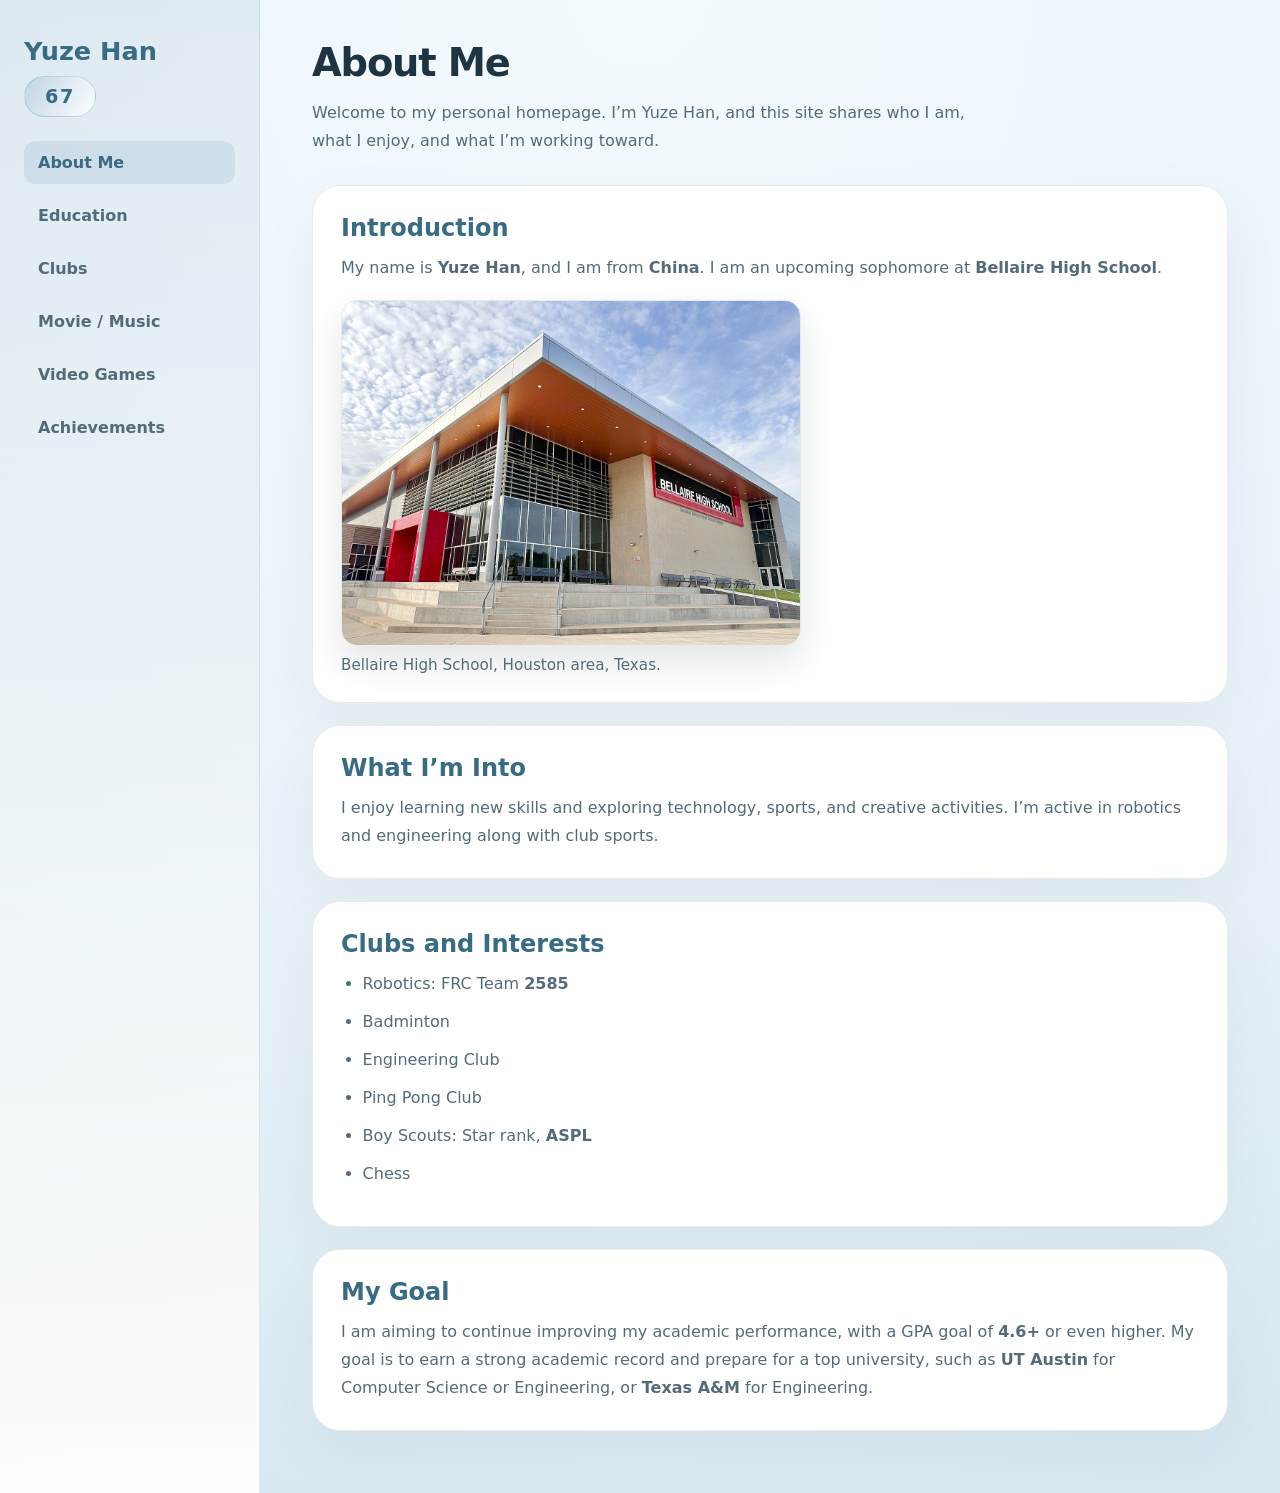
<file: index.html>
<!DOCTYPE html>
<html lang="en">
<head>
  <meta charset="UTF-8" />
  <meta name="viewport" content="width=device-width, initial-scale=1.0" />
  <title>Yuze Han | About Me</title>
  <link rel="stylesheet" href="styles.css" />
</head>
<body>
  <div class="page-shell">
    <aside class="sidebar">
      <div class="brand-wrap">
        <div class="brand">Yuze Han</div>
        <div class="animated-67" aria-label="Animated 67">67</div>
      </div>
      <nav>
        <a class="nav-link active" href="index.html">About Me</a>
        <a class="nav-link" href="education.html">Education</a>
        <a class="nav-link" href="clubs.html">Clubs</a>
        <a class="nav-link" href="movies_music.html">Movie / Music</a>
        <a class="nav-link" href="video_games.html">Video Games</a>
        <a class="nav-link" href="achievements.html">Achievements</a>
      </nav>
    </aside>

    <main class="content">
      <header>
        <h1>About Me</h1>
        <p>Welcome to my personal homepage. I’m Yuze Han, and this site shares who I am, what I enjoy, and what I’m working toward.</p>
      </header>

      <section>
        <h2>Introduction</h2>
        <p>My name is <strong>Yuze Han</strong>, and I am from <strong>China</strong>. I am an upcoming sophomore at <strong>Bellaire High School</strong>.</p>
        <figure class="school-photo">
          <img src="images/bellaire-high-school.jpg" alt="Bellaire High School entrance in the Houston area, Texas" loading="lazy" />
          <figcaption>Bellaire High School, Houston area, Texas.</figcaption>
        </figure>
      </section>

      <section>
        <h2>What I’m Into</h2>
        <p>I enjoy learning new skills and exploring technology, sports, and creative activities. I’m active in robotics and engineering along with club sports.</p>
      </section>

      <section>
        <h2>Clubs and Interests</h2>
        <ul>
          <li>Robotics: FRC Team <strong>2585</strong></li>
          <li>Badminton</li>
          <li>Engineering Club</li>
          <li>Ping Pong Club</li>
          <li>Boy Scouts: Star rank, <strong>ASPL</strong></li>
          <li>Chess</li>
        </ul>
      </section>

      <section>
        <h2>My Goal</h2>
        <p>I am aiming to continue improving my academic performance, with a GPA goal of <strong>4.6+</strong> or even higher. My goal is to earn a strong academic record and prepare for a top university, such as <strong>UT Austin</strong> for Computer Science or Engineering, or <strong>Texas A&amp;M</strong> for Engineering.</p>
      </section>
    </main>
  </div>
</body>
</html>
</file>
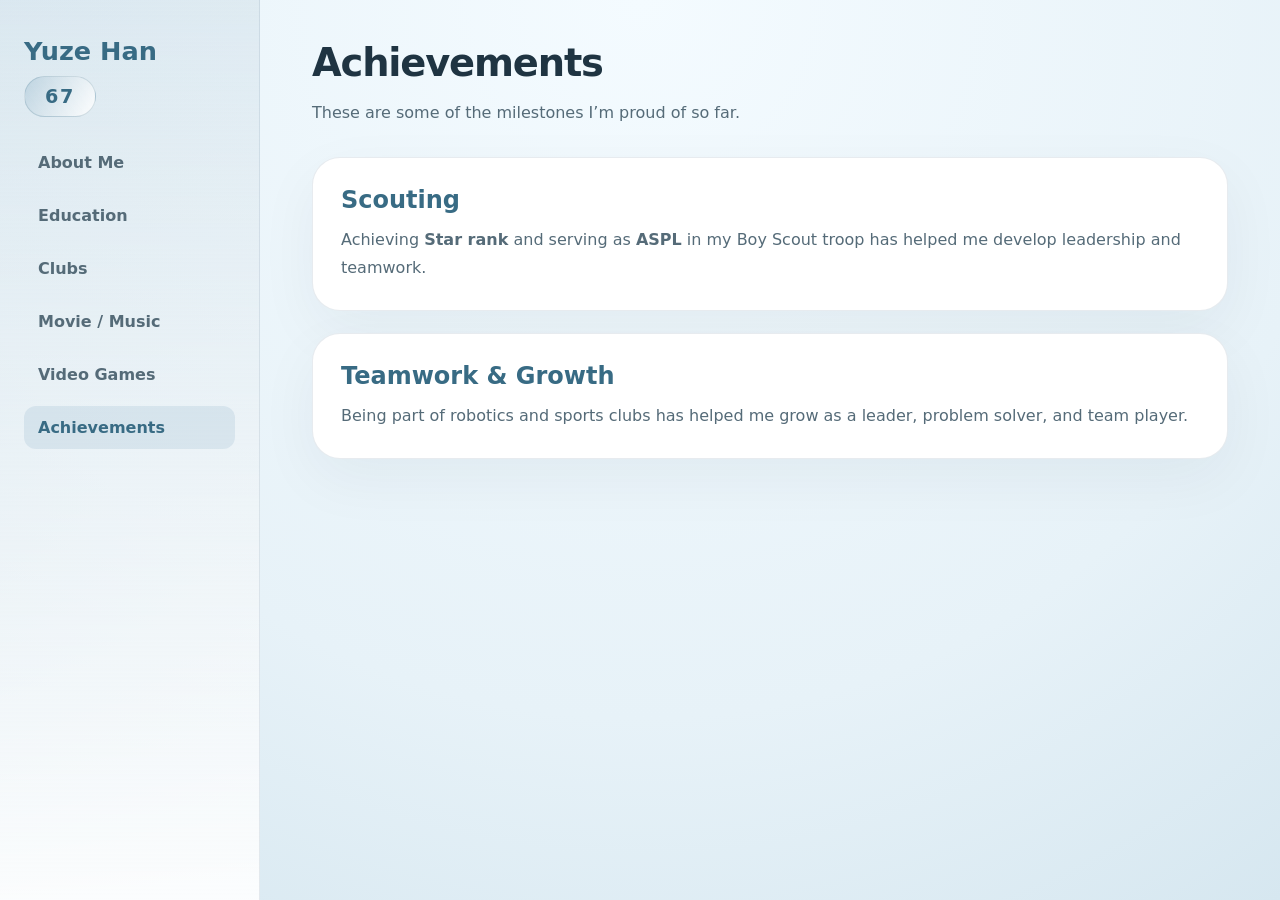
<file: achievements.html>
<!DOCTYPE html>
<html lang="en">
<head>
  <meta charset="UTF-8" />
  <meta name="viewport" content="width=device-width, initial-scale=1.0" />
  <title>Yuze Han | Achievements</title>
  <link rel="stylesheet" href="styles.css" />
</head>
<body>
  <div class="page-shell">
    <aside class="sidebar">
      <div class="brand-wrap">
        <div class="brand">Yuze Han</div>
        <div class="animated-67" aria-label="Animated 67">67</div>
      </div>
      <nav>
        <a class="nav-link" href="index.html">About Me</a>
        <a class="nav-link" href="education.html">Education</a>
        <a class="nav-link" href="clubs.html">Clubs</a>
        <a class="nav-link" href="movies_music.html">Movie / Music</a>
        <a class="nav-link" href="video_games.html">Video Games</a>
        <a class="nav-link active" href="achievements.html">Achievements</a>
      </nav>
    </aside>

    <main class="content">
      <header>
        <h1>Achievements</h1>
        <p>These are some of the milestones I’m proud of so far.</p>
      </header>
      <section>
        <h2>Scouting</h2>
        <p>Achieving <strong>Star rank</strong> and serving as <strong>ASPL</strong> in my Boy Scout troop has helped me develop leadership and teamwork.</p>
      </section>

      <section>
        <h2>Teamwork & Growth</h2>
        <p>Being part of robotics and sports clubs has helped me grow as a leader, problem solver, and team player.</p>
      </section>
    </main>
  </div>
</body>
</html>
</file>
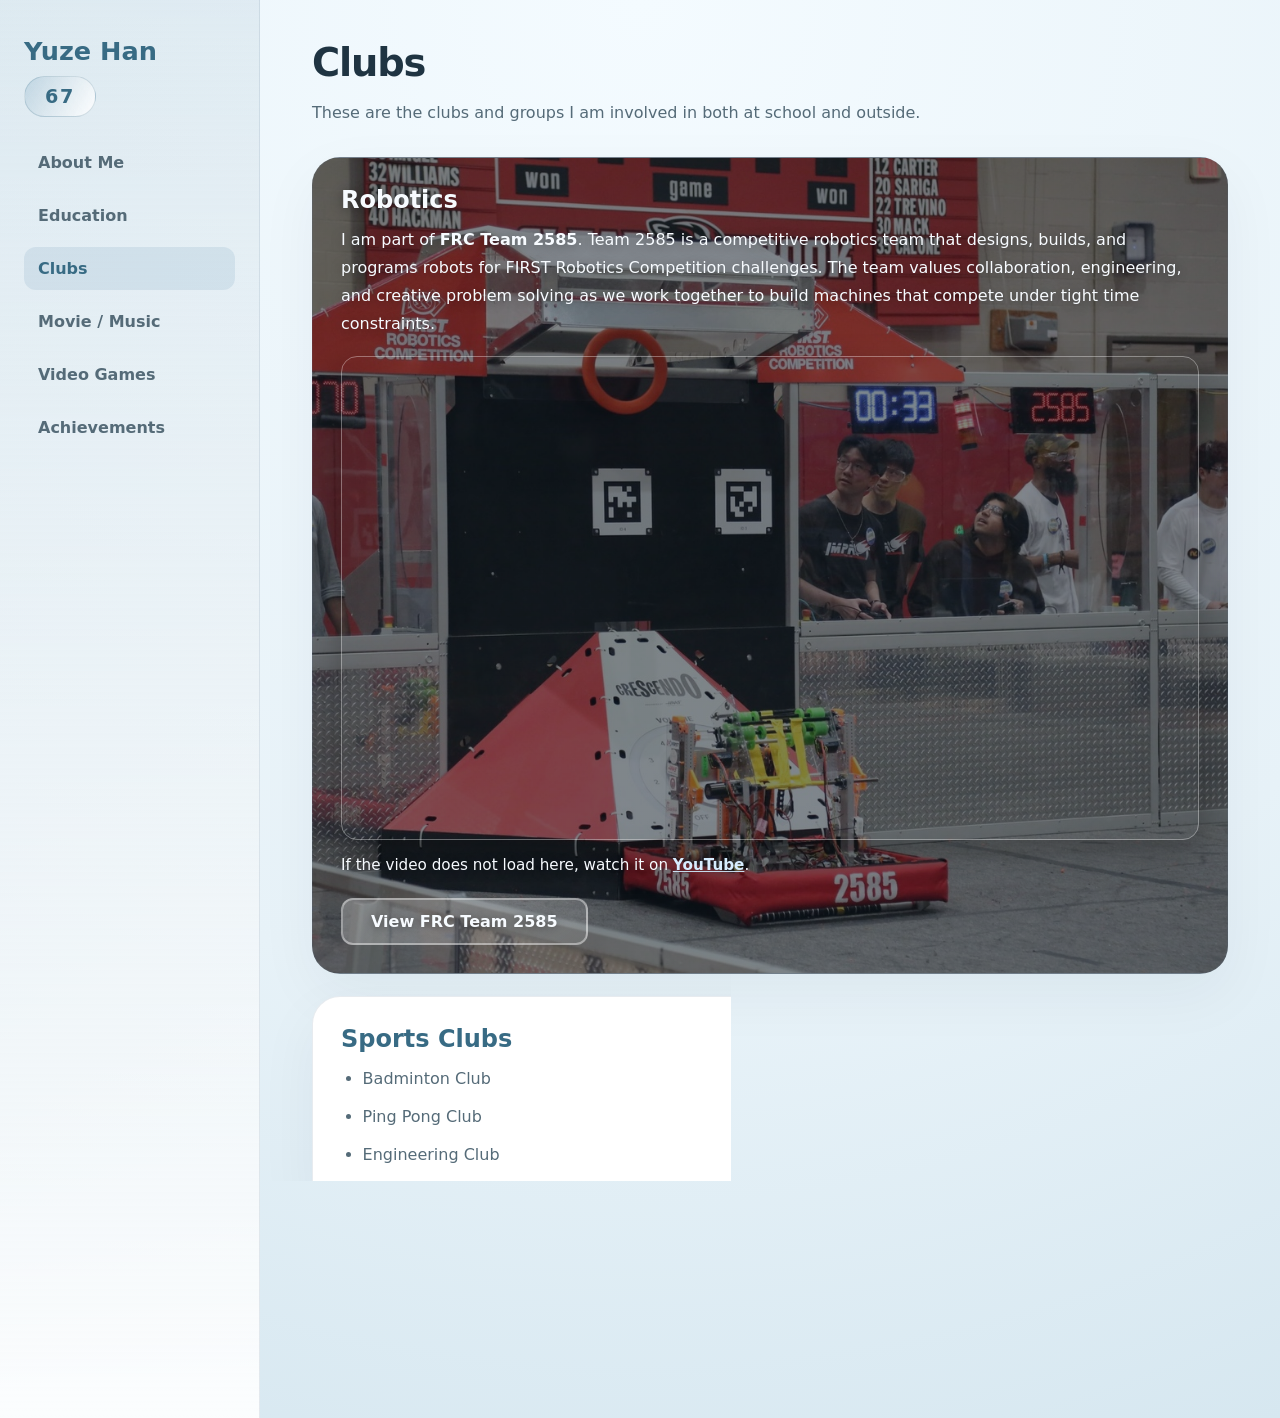
<file: clubs.html>
<!DOCTYPE html>
<html lang="en">
<head>
  <meta charset="UTF-8" />
  <meta name="viewport" content="width=device-width, initial-scale=1.0" />
  <title>Yuze Han | Clubs</title>
  <link rel="stylesheet" href="styles.css?v=2" />
</head>
<body>
  <div class="page-shell">
    <aside class="sidebar">
      <div class="brand-wrap">
        <div class="brand">Yuze Han</div>
        <div class="animated-67" aria-label="Animated 67">67</div>
      </div>
      <nav>
        <a class="nav-link" href="index.html">About Me</a>
        <a class="nav-link" href="education.html">Education</a>
        <a class="nav-link active" href="clubs.html">Clubs</a>
        <a class="nav-link" href="movies_music.html">Movie / Music</a>
        <a class="nav-link" href="video_games.html">Video Games</a>
        <a class="nav-link" href="achievements.html">Achievements</a>
      </nav>
    </aside>

    <main class="content">
      <header>
        <h1>Clubs</h1>
        <p>These are the clubs and groups I am involved in both at school and outside.</p>
      </header>

      <section class="robotics-section">
        <h2>Robotics</h2>
        <p>I am part of <strong>FRC Team 2585</strong>. Team 2585 is a competitive robotics team that designs, builds, and programs robots for FIRST Robotics Competition challenges. The team values collaboration, engineering, and creative problem solving as we work together to build machines that compete under tight time constraints.</p>
        <div class="robotics-video">
          <iframe
            src="https://www.youtube-nocookie.com/embed/pB-C75-bXy0"
            title="FRC Team 2585 Robotics Video"
            loading="lazy"
            allow="accelerometer; autoplay; clipboard-write; encrypted-media; gyroscope; picture-in-picture; web-share"
            referrerpolicy="strict-origin-when-cross-origin"
            allowfullscreen
          ></iframe>
        </div>
        <p class="video-fallback">If the video does not load here, watch it on <a href="https://www.youtube.com/watch?v=pB-C75-bXy0" target="_blank" rel="noopener noreferrer">YouTube</a>.</p>
        <a href="https://frc-events.firstinspires.org/team/2585" target="_blank" rel="noopener noreferrer" class="frc-button">View FRC Team 2585</a>
      </section>

      <section>
        <h2>Sports Clubs</h2>
        <ul>
          <li>Badminton Club</li>
          <li>Ping Pong Club</li>
          <li>Engineering Club</li>
        </ul>
      </section>

      <section>
        <h2>Scouting</h2>
        <p>In Boy Scouts, I’m at <strong>Star rank</strong> and serve as an <strong>ASPL</strong>.</p>
      </section>
    </main>
  </div>
</body>
</html>
</file>
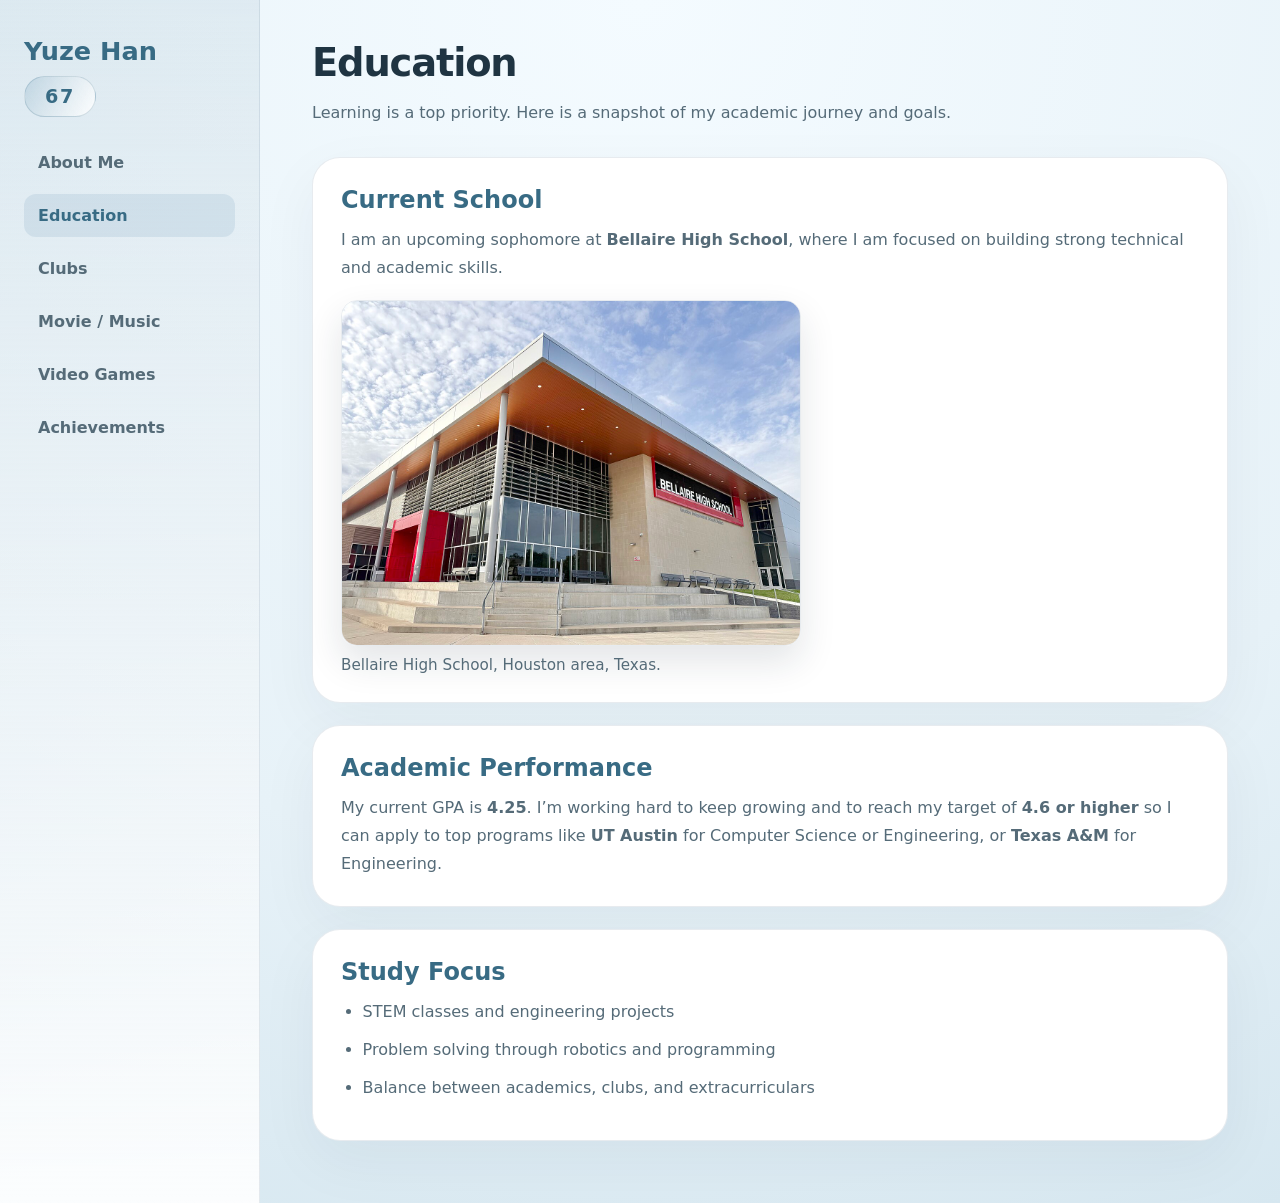
<file: education.html>
<!DOCTYPE html>
<html lang="en">
<head>
  <meta charset="UTF-8" />
  <meta name="viewport" content="width=device-width, initial-scale=1.0" />
  <title>Yuze Han | Education</title>
  <link rel="stylesheet" href="styles.css" />
</head>
<body>
  <div class="page-shell">
    <aside class="sidebar">
      <div class="brand-wrap">
        <div class="brand">Yuze Han</div>
        <div class="animated-67" aria-label="Animated 67">67</div>
      </div>
      <nav>
        <a class="nav-link" href="index.html">About Me</a>
        <a class="nav-link active" href="education.html">Education</a>
        <a class="nav-link" href="clubs.html">Clubs</a>
        <a class="nav-link" href="movies_music.html">Movie / Music</a>
        <a class="nav-link" href="video_games.html">Video Games</a>
        <a class="nav-link" href="achievements.html">Achievements</a>
      </nav>
    </aside>

    <main class="content">
      <header>
        <h1>Education</h1>
        <p>Learning is a top priority. Here is a snapshot of my academic journey and goals.</p>
      </header>

      <section>
        <h2>Current School</h2>
        <p>I am an upcoming sophomore at <strong>Bellaire High School</strong>, where I am focused on building strong technical and academic skills.</p>
        <figure class="school-photo">
          <img src="images/bellaire-high-school.jpg" alt="Bellaire High School entrance in the Houston area, Texas" loading="lazy" />
          <figcaption>Bellaire High School, Houston area, Texas.</figcaption>
        </figure>
      </section>

      <section>
        <h2>Academic Performance</h2>
        <p>My current GPA is <strong>4.25</strong>. I’m working hard to keep growing and to reach my target of <strong>4.6 or higher</strong> so I can apply to top programs like <strong>UT Austin</strong> for Computer Science or Engineering, or <strong>Texas A&amp;M</strong> for Engineering.</p>
      </section>

      <section>
        <h2>Study Focus</h2>
        <ul>
          <li>STEM classes and engineering projects</li>
          <li>Problem solving through robotics and programming</li>
          <li>Balance between academics, clubs, and extracurriculars</li>
        </ul>
      </section>
    </main>
  </div>
</body>
</html>
</file>
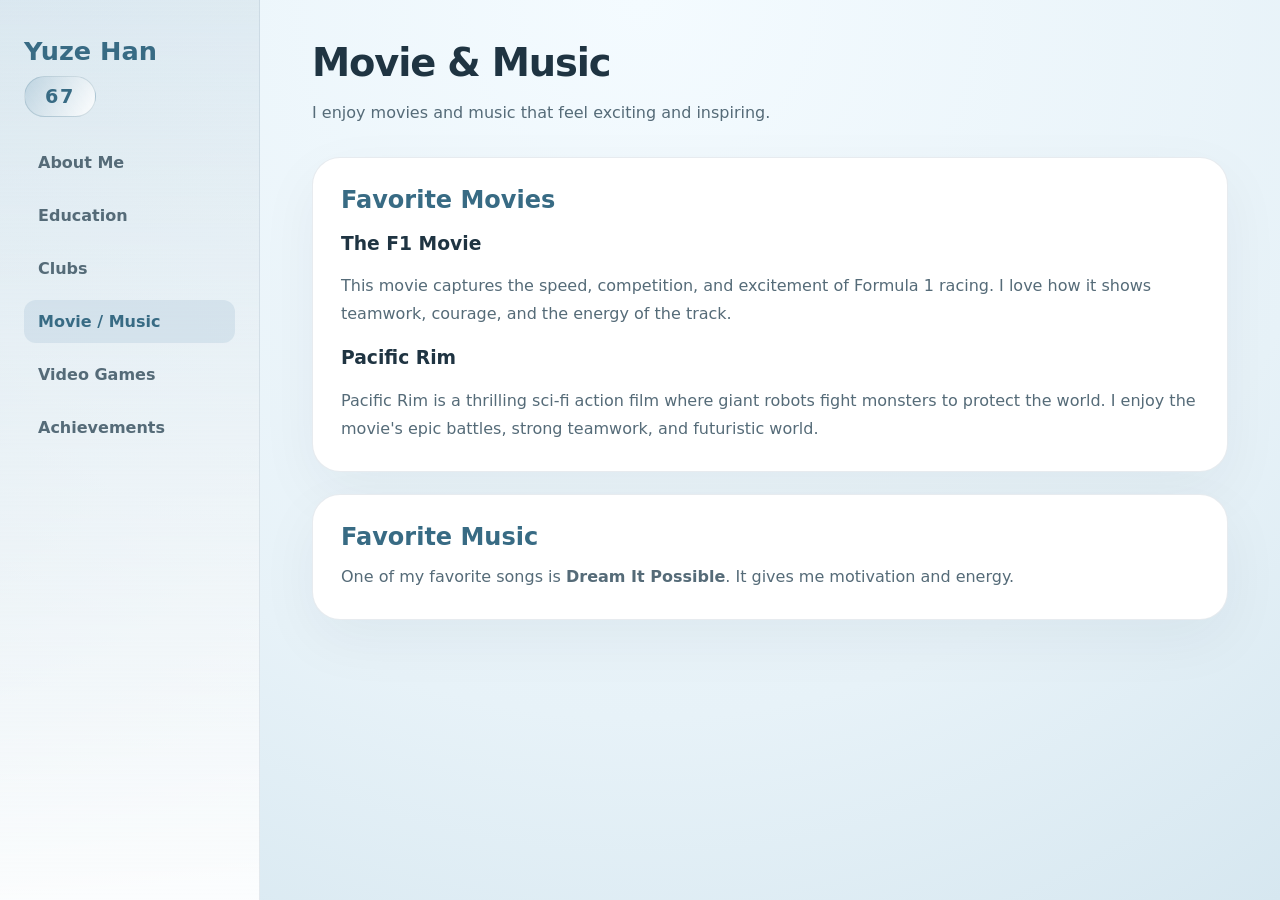
<file: movies_music.html>
<!DOCTYPE html>
<html lang="en">
<head>
  <meta charset="UTF-8" />
  <meta name="viewport" content="width=device-width, initial-scale=1.0" />
  <title>Yuze Han | Movie & Music</title>
  <link rel="stylesheet" href="styles.css" />
</head>
<body>
  <div class="page-shell">
    <aside class="sidebar">
      <div class="brand-wrap">
        <div class="brand">Yuze Han</div>
        <div class="animated-67" aria-label="Animated 67">67</div>
      </div>
      <nav>
        <a class="nav-link" href="index.html">About Me</a>
        <a class="nav-link" href="education.html">Education</a>
        <a class="nav-link" href="clubs.html">Clubs</a>
        <a class="nav-link active" href="movies_music.html">Movie / Music</a>
        <a class="nav-link" href="video_games.html">Video Games</a>
        <a class="nav-link" href="achievements.html">Achievements</a>
      </nav>
    </aside>

    <main class="content">
      <header>
        <h1>Movie & Music</h1>
        <p>I enjoy movies and music that feel exciting and inspiring.</p>
      </header>

      <section>
        <h2>Favorite Movies</h2>
        <div class="detail-card">
          <h3>The F1 Movie</h3>
          <p>This movie captures the speed, competition, and excitement of Formula 1 racing. I love how it shows teamwork, courage, and the energy of the track.</p>
        </div>
        <div class="detail-card">
          <h3>Pacific Rim</h3>
          <p>Pacific Rim is a thrilling sci-fi action film where giant robots fight monsters to protect the world. I enjoy the movie's epic battles, strong teamwork, and futuristic world.</p>
        </div>
      </section>

      <section>
        <h2>Favorite Music</h2>
        <p>One of my favorite songs is <strong>Dream It Possible</strong>. It gives me motivation and energy.</p>
      </section>
    </main>
  </div>
</body>
</html>
</file>
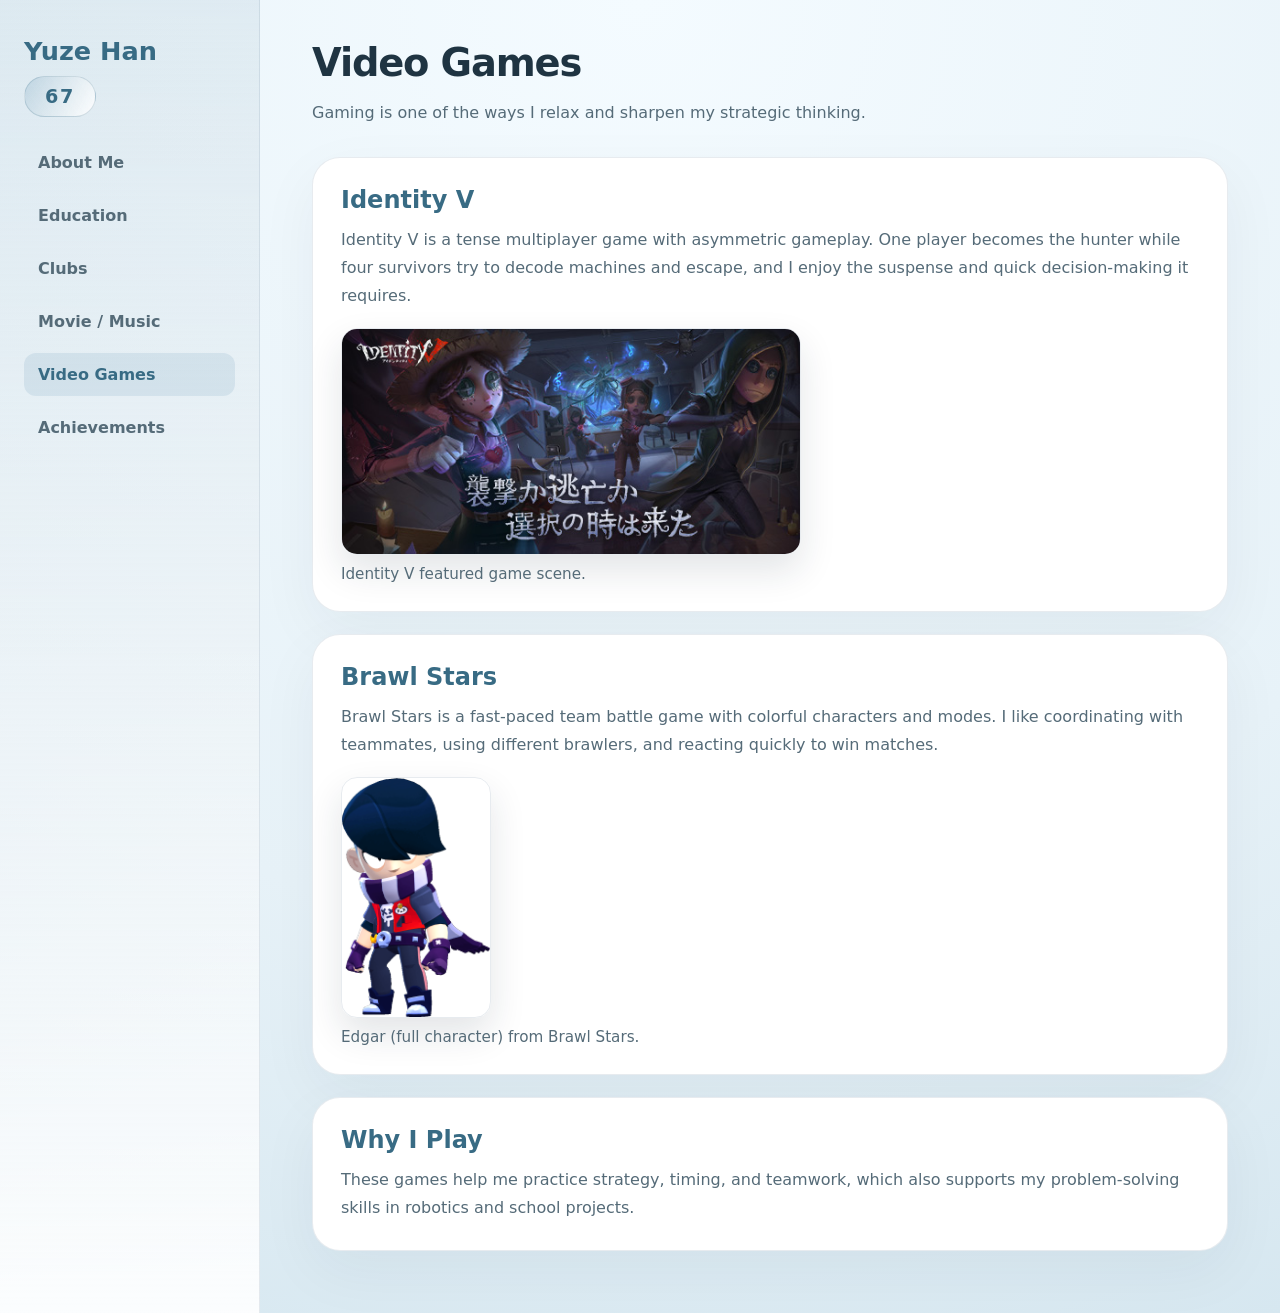
<file: video_games.html>
<!DOCTYPE html>
<html lang="en">
<head>
  <meta charset="UTF-8" />
  <meta name="viewport" content="width=device-width, initial-scale=1.0" />
  <title>Yuze Han | Video Games</title>
  <link rel="stylesheet" href="styles.css" />
</head>
<body>
  <div class="page-shell">
    <aside class="sidebar">
      <div class="brand-wrap">
        <div class="brand">Yuze Han</div>
        <div class="animated-67" aria-label="Animated 67">67</div>
      </div>
      <nav>
        <a class="nav-link" href="index.html">About Me</a>
        <a class="nav-link" href="education.html">Education</a>
        <a class="nav-link" href="clubs.html">Clubs</a>
        <a class="nav-link" href="movies_music.html">Movie / Music</a>
        <a class="nav-link active" href="video_games.html">Video Games</a>
        <a class="nav-link" href="achievements.html">Achievements</a>
      </nav>
    </aside>

    <main class="content">
      <header>
        <h1>Video Games</h1>
        <p>Gaming is one of the ways I relax and sharpen my strategic thinking.</p>
      </header>

      <section>
        <h2>Identity V</h2>
        <p>Identity V is a tense multiplayer game with asymmetric gameplay. One player becomes the hunter while four survivors try to decode machines and escape, and I enjoy the suspense and quick decision-making it requires.</p>
        <figure class="game-photo">
          <img src="images/identity-v.jpg" alt="Identity V character-focused promotional art" loading="lazy" />
          <figcaption>Identity V featured game scene.</figcaption>
        </figure>
      </section>

      <section>
        <h2>Brawl Stars</h2>
        <p>Brawl Stars is a fast-paced team battle game with colorful characters and modes. I like coordinating with teammates, using different brawlers, and reacting quickly to win matches.</p>
        <figure class="game-photo character-photo">
          <img src="images/brawl-stars-edgar-full.png" alt="Full-body Edgar character from Brawl Stars" loading="lazy" />
          <figcaption>Edgar (full character) from Brawl Stars.</figcaption>
        </figure>
      </section>

      <section>
        <h2>Why I Play</h2>
        <p>These games help me practice strategy, timing, and teamwork, which also supports my problem-solving skills in robotics and school projects.</p>
      </section>
    </main>
  </div>
</body>
</html>
</file>
<file: styles.css>
:root {
  color-scheme: light;
  --bg: #e7f2f8;
  --panel: #ffffff;
  --panel-soft: #f4fbff;
  --accent: #5a8fae;
  --accent-strong: #386b84;
  --text: #1f3442;
  --text-muted: #556b78;
  --border: rgba(88, 116, 139, 0.14);
}

* {
  box-sizing: border-box;
}

body {
  margin: 0;
  font-family: Inter, system-ui, -apple-system, BlinkMacSystemFont, "Segoe UI", sans-serif;
  background: radial-gradient(circle at top, #f4fbff 0%, #e7f2f8 65%, #d6e7f0 100%);
  color: var(--text);
}

.page-shell {
  min-height: 100vh;
  display: grid;
  grid-template-columns: 260px 1fr;
}

.sidebar {
  position: sticky;
  top: 0;
  min-height: 100vh;
  padding: 36px 24px;
  background: linear-gradient(180deg, rgba(94, 134, 159, 0.1), rgba(255, 255, 255, 0.9));
  border-right: 1px solid var(--border);
  display: flex;
  flex-direction: column;
  gap: 24px;
}

.brand-wrap {
  display: flex;
  flex-direction: column;
  gap: 10px;
}

.brand {
  font-size: 1.6rem;
  font-weight: 700;
  color: var(--accent-strong);
}

.animated-67 {
  display: inline-flex;
  align-items: center;
  justify-content: center;
  width: fit-content;
  min-width: 72px;
  padding: 8px 14px;
  border-radius: 999px;
  border: 1px solid rgba(56, 107, 132, 0.2);
  background: linear-gradient(120deg, rgba(90, 143, 174, 0.24), rgba(255, 255, 255, 0.92));
  color: var(--accent-strong);
  font-size: 1.2rem;
  font-weight: 800;
  letter-spacing: 0.08em;
  box-shadow: 0 0 0 rgba(90, 143, 174, 0.5);
  animation: float-67 2.4s ease-in-out infinite, pulse-67 2.4s ease-out infinite;
}

nav {
  display: flex;
  flex-direction: column;
  gap: 10px;
}

.nav-link {
  text-decoration: none;
  color: var(--text-muted);
  font-weight: 600;
  padding: 12px 14px;
  border-radius: 12px;
  transition: background 0.25s ease, color 0.25s ease, transform 0.25s ease;
  animation: toc-link-in 0.45s ease both;
}

.nav-link:hover,
.nav-link.active {
  background: rgba(90, 143, 174, 0.14);
  color: var(--accent-strong);
  transform: translateX(6px);
}

nav .nav-link:nth-child(2) {
  animation-delay: 0.06s;
}

nav .nav-link:nth-child(3) {
  animation-delay: 0.12s;
}

nav .nav-link:nth-child(4) {
  animation-delay: 0.18s;
}

nav .nav-link:nth-child(5) {
  animation-delay: 0.24s;
}

nav .nav-link:nth-child(6) {
  animation-delay: 0.3s;
}

.content {
  padding: 40px 52px;
}

header h1 {
  margin: 0;
  font-size: clamp(2rem, 3vw, 3rem);
  letter-spacing: -0.03em;
}

header p {
  margin: 14px 0 30px;
  max-width: 680px;
  line-height: 1.75;
  color: var(--text-muted);
}

section {
  background: var(--panel);
  border: 1px solid var(--border);
  border-radius: 28px;
  padding: 28px;
  margin-bottom: 22px;
  box-shadow: 0 20px 60px rgba(28, 45, 58, 0.05);
  transition: transform 0.3s ease, box-shadow 0.3s ease;
  animation: card-in 0.6s cubic-bezier(0.22, 1, 0.36, 1) both;
}

section:hover {
  transform: translateY(-8px);
  box-shadow: 0 30px 78px rgba(28, 45, 58, 0.14);
}

.content section:nth-of-type(2) {
  animation-delay: 0.1s;
}

.content section:nth-of-type(3) {
  animation-delay: 0.2s;
}

.content section:nth-of-type(4) {
  animation-delay: 0.3s;
}

section h2 {
  margin-top: 0;
  margin-bottom: 12px;
  color: var(--accent-strong);
}

section p,
section ul {
  margin: 0;
  line-height: 1.75;
  color: var(--text-muted);
}

section ul {
  padding-left: 1.35rem;
}

section ul li {
  margin-bottom: 10px;
}

.school-photo {
  margin: 18px 0 0;
}

.school-photo img {
  display: block;
  width: min(100%, 460px);
  border-radius: 16px;
  border: 1px solid var(--border);
  box-shadow: 0 16px 36px rgba(28, 45, 58, 0.12);
}

.school-photo figcaption {
  margin-top: 10px;
  color: var(--text-muted);
  font-size: 0.95rem;
}

.team-photo {
  margin: 18px 0 0;
}

.team-photo img {
  display: block;
  width: min(100%, 220px);
  background: #fff;
  padding: 10px;
  border-radius: 16px;
  border: 1px solid var(--border);
  box-shadow: 0 12px 28px rgba(28, 45, 58, 0.1);
}

.team-photo figcaption {
  margin-top: 10px;
  color: var(--text-muted);
  font-size: 0.95rem;
}

.impact-photo {
  margin: 18px 0 0;
}

.impact-photo img {
  display: block;
  width: min(100%, 700px);
  border-radius: 16px;
  border: 1px solid var(--border);
  box-shadow: 0 16px 36px rgba(28, 45, 58, 0.12);
}

.impact-photo figcaption {
  margin-top: 10px;
  color: var(--text-muted);
  font-size: 0.95rem;
}

.game-photo {
  margin: 18px 0 0;
}

.game-photo img {
  display: block;
  width: min(100%, 460px);
  border-radius: 16px;
  border: 1px solid var(--border);
  box-shadow: 0 16px 36px rgba(28, 45, 58, 0.12);
}

.character-photo img {
  width: min(100%, 150px);
}

.game-photo figcaption {
  margin-top: 10px;
  color: var(--text-muted);
  font-size: 0.95rem;
}

.robotics-section {
  position: relative;
  overflow: hidden;
  background:
    linear-gradient(rgba(12, 23, 35, 0.52), rgba(12, 23, 35, 0.52)),
    url("images/impact-2585-crescendo.jpg") center / cover no-repeat;
  min-height: 250px;
}

.robotics-section h2,
.robotics-section p {
  position: relative;
  z-index: 1;
}

.robotics-video {
  position: relative;
  z-index: 1;
  margin-top: 18px;
  border-radius: 16px;
  overflow: hidden;
  border: 1px solid rgba(255, 255, 255, 0.35);
  box-shadow: 0 16px 36px rgba(0, 0, 0, 0.28);
}

.robotics-video iframe {
  display: block;
  width: 100%;
  aspect-ratio: 16 / 9;
  border: 0;
}

.video-fallback {
  position: relative;
  z-index: 2;
  margin-top: 12px;
  font-size: 0.95rem;
}

.video-fallback a {
  color: #d7edff;
  font-weight: 700;
}

.robotics-section h2,
.robotics-section p,
.robotics-section strong {
  color: #f7fbff;
  text-shadow: 0 2px 12px rgba(0, 0, 0, 0.35);
}

.frc-button {
  display: inline-block;
  margin-top: 20px;
  padding: 12px 28px;
  background: linear-gradient(135deg, rgba(255, 255, 255, 0.25), rgba(255, 255, 255, 0.1));
  border: 2px solid rgba(255, 255, 255, 0.4);
  border-radius: 12px;
  color: #f7fbff;
  text-decoration: none;
  font-weight: 700;
  font-size: 1rem;
  text-shadow: 0 1px 8px rgba(0, 0, 0, 0.35);
  transition: all 0.3s ease;
  cursor: pointer;
}

.frc-button:hover {
  background: linear-gradient(135deg, rgba(255, 255, 255, 0.35), rgba(255, 255, 255, 0.2));
  border-color: rgba(255, 255, 255, 0.6);
  transform: translateY(-2px);
  box-shadow: 0 8px 24px rgba(0, 0, 0, 0.3);
}

@keyframes card-in {
  from {
    opacity: 0;
    transform: translateY(20px) scale(0.985);
  }

  to {
    opacity: 1;
    transform: translateY(0) scale(1);
  }
}

@keyframes toc-link-in {
  from {
    opacity: 0;
    transform: translateX(-10px);
  }

  to {
    opacity: 1;
    transform: translateX(0);
  }
}

@keyframes float-67 {
  0%,
  100% {
    transform: translateY(0) scale(1);
  }

  50% {
    transform: translateY(-4px) scale(1.04);
  }
}

@keyframes pulse-67 {
  0% {
    box-shadow: 0 0 0 0 rgba(90, 143, 174, 0.45);
  }

  70% {
    box-shadow: 0 0 0 16px rgba(90, 143, 174, 0);
  }

  100% {
    box-shadow: 0 0 0 0 rgba(90, 143, 174, 0);
  }
}

@media (prefers-reduced-motion: reduce) {
  .animated-67 {
    animation: none;
  }

  .nav-link {
    animation: none;
    transition: none;
  }

  .nav-link:hover,
  .nav-link.active {
    transform: none;
  }

  section {
    animation: none;
    transition: none;
  }

  section:hover {
    transform: none;
  }
}

@media (max-width: 860px) {
  .page-shell {
    grid-template-columns: 1fr;
  }

  .sidebar {
    position: relative;
    min-height: auto;
    border-right: none;
    border-bottom: 1px solid var(--border);
  }

  .content {
    padding: 28px 22px 40px;
  }
}
</file>
